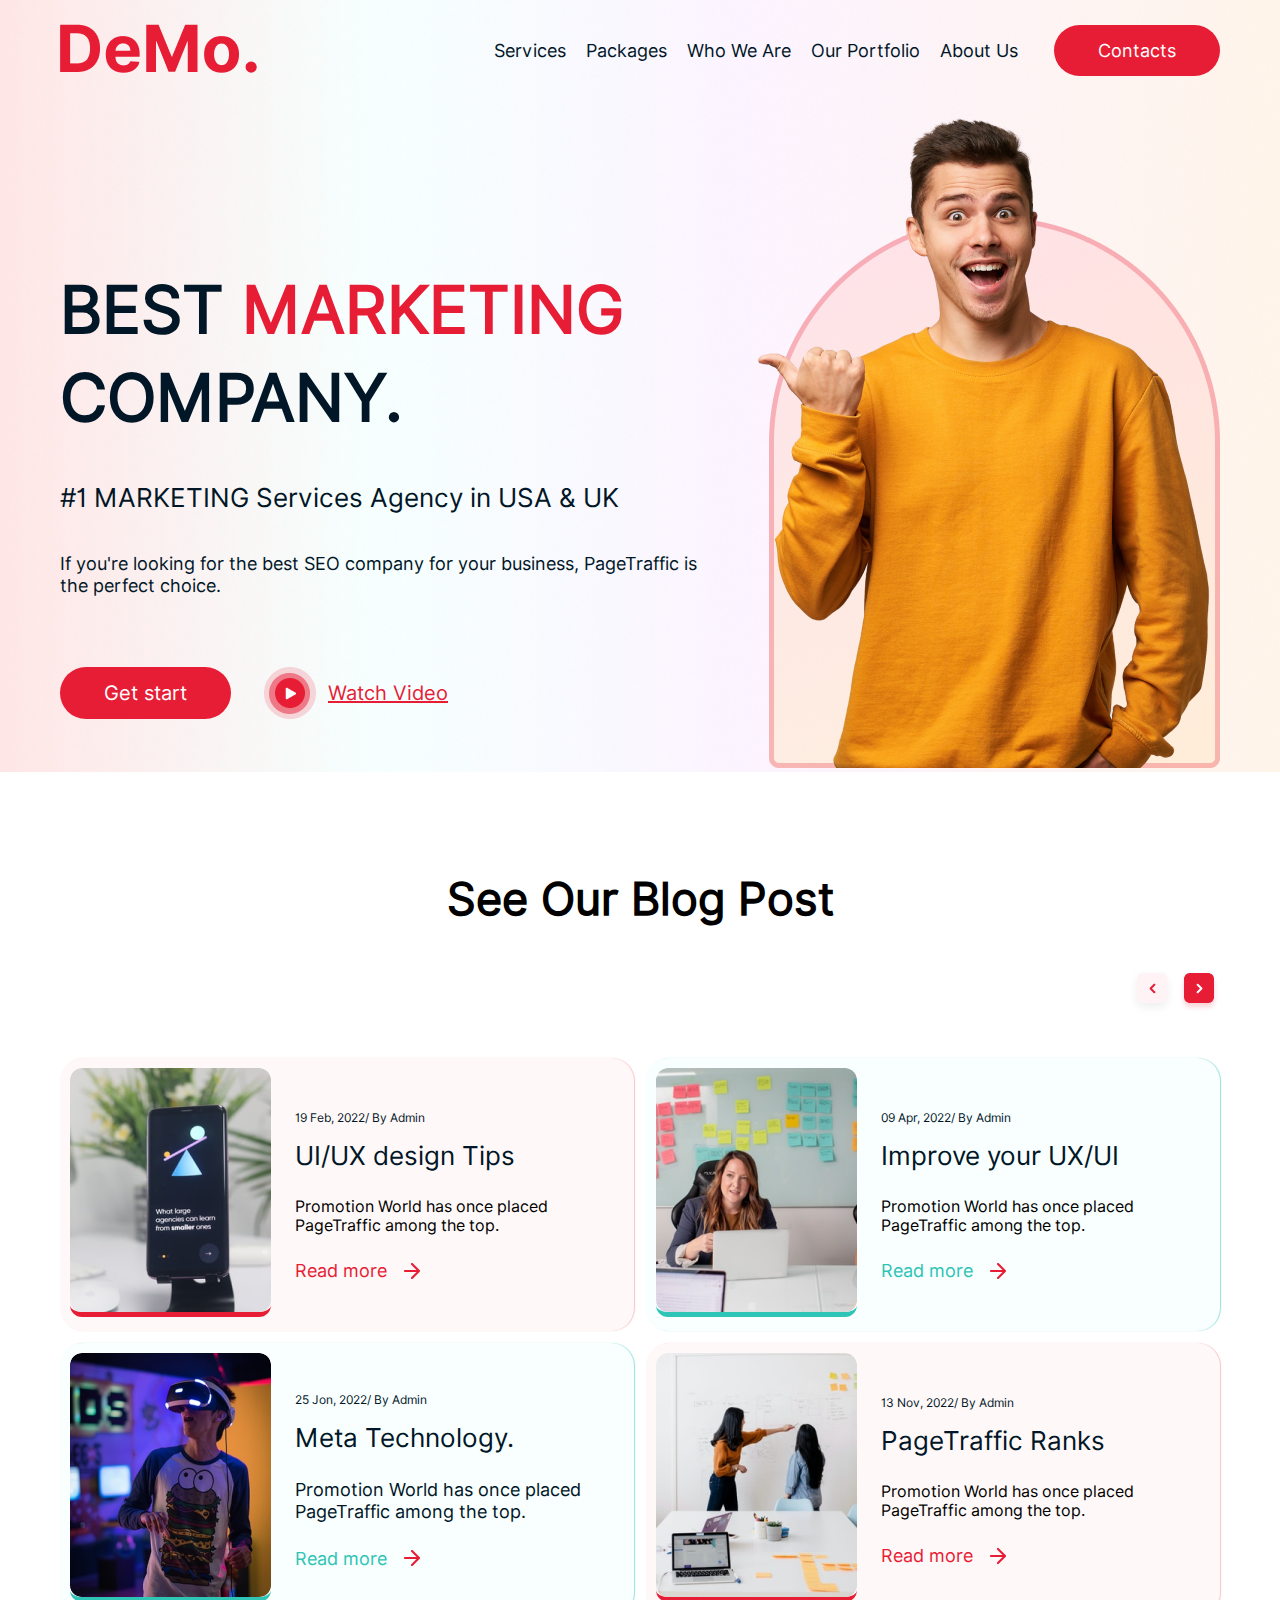
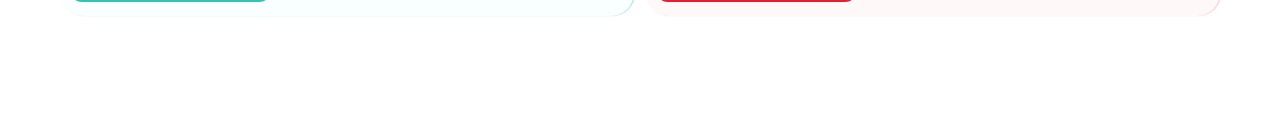
<file: index.html>
<!DOCTYPE html>
<html lang="en">
<head>
    <meta charset="UTF-8">
    <meta name="viewport" content="width=device-width, initial-scale=1.0">
    <title>Marketing landing</title>
    <link rel="stylesheet" href="https://cdnjs.cloudflare.com/ajax/libs/font-awesome/6.7.2/css/all.min.css">
    <link rel="stylesheet" href="./css/style.css">
    <link rel="stylesheet" href="./css/custom.css">
    <link rel="stylesheet" href="./css/responsive.css">
</head>
<body>

    <header class="main-header">
        <div class="container">
            <nav class="top-header">
           
                <div class="left-nav">
                    <div class="logo">
                        <img src="./images/DeMo..png" alt="">
                    </div>

                    
                </div>

                <div class="mobie-menu">
                    <i class="fa-solid fa-bars"></i>
                 </div>
                <div class="right-nav">
                    <div class="menu">
                        <ul>
                            <li class="active"><a href="#">Services</a></li>
                            <li><a href="#">Packages</a></li>
                            <li><a href="#">Who We Are</a></li>
                            <li><a href="#">Our Portfolio</a></li>
                            <li><a href="#">About Us</a></li>
                        </ul>
                    </div>
                    <div class="contact-btn">
                        <button><a href="#">Contacts</a></button>
                    </div>
                </div>
               
            </nav>
        </div>

       
            <div class="container">
                <div class="bt-header">
                <div class="left-side">
                    <div class="title">
                        <h1>BEST <span>MARKETING</span> COMPANY.</h1>
                        <p class="pa1">#1 MARKETING Services Agency in USA & UK</p>
                        <p class="pa2">If you're looking for the best SEO company for your business,
                            PageTraffic is the perfect choice. </p>
                    </div>

                    <div class="left-btns">
                        <button class="btn1"><a href="#">Get start</a></button>
                        <button class="btn2">
                            <img src="./images/Group 3.png" alt="">
                            <a href="#">
                                Watch Video
                            </a>
                        </button>
                    </div>

                </div>
                <div class="right-side">
                    <img src="./images/image.png" alt="">
                </div>
            </div>
        </div>
    </header>

    <main>
        <section class="blog-section">
            <div class="container">
                <div class="blog-title">
                    <h4>See Our Blog Post</h4>
                </div>

                <div class="navigation">
                    <img src="./images/Group 46.png" alt="">
                </div>

                <div class="blogs">
                    <div class="box box1">
                        <div class="left">
                            <img src="./images/Rectangle 21.png" alt="">
                        </div>
                        <div class="right">
                            <div class="date">
                                <span>19 Feb, 2022/ By Admin</span>
                            </div>
                            <h5 class="blog-title">UI/UX design Tips</h5>
                            <p>Promotion World has once placed
                                PageTraffic among the top.</p>
                                <button>
                                    <a href="">Read more</a>
                                    <img src="./images/arrow-right.png" alt="">
                                </button>
                        </div>
                    </div>
                    <div class="box box2">
                        <div class="left">
                            <img src="./images/Rectangle 21 (1).png" alt="">
                        </div>
                        <div class="right">
                            <div class="date">
                                <span>09 Apr, 2022/ By Admin</span>
                            </div>
                            <h5 class="blog-title">Improve your UX/UI</h5>
                            <p>Promotion World has once placed
                                PageTraffic among the top.</p>
                                <button>
                                    <a href="">Read more</a>
                                    <img src="./images/arrow-right.png" alt="">
                                </button>
                        </div>
                    </div>
                    <div class="box box2">
                        <div class="left">
                            <img src="./images/Rectangle 21 (2).png" alt="">
                        </div>
                        <div class="right">
                            <div class="date">
                                <span>25 Jon, 2022/ By Admin</span>
                            </div>
                            <h5 class="blog-title">Meta Technology.</h5>
                            <p class="desc">Promotion World has once placed
                                PageTraffic among the top.</p>
                                <button>
                                    <a href="">Read more</a>
                                    <img src="./images/arrow-right.png" alt="">
                                </button>
                        </div>
                    </div>
                    <div class="box box1">
                        <div class="left">
                            <img src="./images/Rectangle 21 (3).png" alt="">
                        </div>
                        <div class="right">
                            <div class="date">
                                <span>13 Nov, 2022/ By Admin</span>
                            </div>
                            <h5 class="blog-title">PageTraffic Ranks</h5>
                            <p>Promotion World has once placed
                                PageTraffic among the top.</p>
                                <button>
                                    <a href="">Read more</a>
                                    <img src="./images/arrow-right.png" alt="">
                                </button>
                        </div>
                    </div>
                </div>
            </div>
        </section>
    </main>

   
    
</body>
</html>
</file>
<file: css/style.css>
.top-header {
    display: flex;
    justify-content: space-between;
    padding-top: 24px;
    align-items: center;
   
}

.main-header {
    background-image: url(../images/Rectangle\ 2.png);
    background-size: cover;
    background-repeat: no-repeat;
}

.top-header .menu ul {
    display: flex;
    gap: 20px;
}

.top-header .right-nav {
    display: flex;
    gap: 36px;
    align-items: center;
}

.top-header .menu ul li a {
    text-decoration: none;
    font-size: 18px;
    font-weight: 400;
    line-height: 21.78px;
    color: #011627;
     
}



.top-header .menu ul .active:hover {
    border-bottom: 2px solid #E71D36;
    
}

.top-header .right-nav .contact-btn button {
    padding: 15px 44px;
    background-color: #E71D36;
    border: none;
    border-radius: 48px;
}

.top-header .right-nav .contact-btn button a {
    color: #fff;
    font-size: 18px;
    font-weight: 500;
    line-height: 21.78px;
    text-decoration: none;

}

.bt-header {
    display: flex;
}


.bt-header .left-side {
    padding-top: 189px;
}


.bt-header .title h1 {
font-size: 65px;
font-weight: 700;
line-height: 87.75px;
color: #011627;


}

.bt-header .title h1 span {
    color: #E71D36;
}

.bt-header .title .pa1 {
font-size: 26px;
font-weight: 500;
line-height: 31.47px;
color: #011627;
margin: 40px 0;


}

.bt-header .title .pa2 {
   
font-size: 18px;
font-weight: 400;
line-height: 21.78px;
color: #011627;
margin-bottom: 70px;


}

.bt-header .left-btns {
    display: flex;
    align-items: center;;
}

.bt-header .left-btns .btn1 {
    background-color: #E71D36;
    border: none;
    border-radius: 50px;
    padding: 14px 44px;
    margin-right: 33px;
}

.bt-header .left-btns .btn1 a {
    color: #fff;
    text-decoration: none;
    font-size: 20px;
    font-weight: 500;
    line-height: 24.2px;
    
}

.bt-header .left-btns .btn2 {
    background: transparent;
    border: none;
    display: flex;
    align-items: center;
    gap: 12px;
}

.bt-header .left-btns .btn2 a {
font-size: 20px;
font-weight: 500;
line-height: 24.2px;
color: #E71D36;

}

.mobie-menu {
    display: none;
}

.blog-section {
    margin: 100px 0;
}

.blog-section .blog-title h4 {
    font-size: 45px;
    font-weight: 700;
    line-height: 54.46px;
    text-align: center;
}

.blog-section .blogs {
   
    grid-template-columns: repeat(2, 1fr);
    display: grid;
    gap: 12px;
}

.blog-section .blogs .box {
    display: flex;
    /* width: 559px; */
    border-radius: 23px;
    padding: 10px;
    align-items: center;

}

.blog-section .blogs .box .right .date span {
    font-size: 12px;
    font-weight: 400;
    line-height: 14.52px;
    color: #011627;
}

.blog-section .blogs .box .right .blog-title {
    font-size: 26px;
    font-weight: 500;
    line-height: 31.47px;
    color: #011627;
    margin-top: 14px;
    margin-bottom: 25px;


}

.blog-section .blogs .box .right .desc {
    font-size: 18px;
    font-weight: 400;
    line-height: 21.78px;
    color: #011627;

}

.blog-section .blogs .box .left img {
margin-right: 24px;
}

.blog-section .blogs .box1 .left img {
    border-bottom: 5px solid #E71D36;
    border-radius: 12px;
    }

    .blog-section .blogs .box2 .left img {
        border-bottom: 5px solid #2EC4B6;
        border-radius: 12px;
        }
    

.blog-section .blogs .box1 {

    background-color: #FFF8F8;
    box-shadow: 1px 0px 1px #E71D3645;
    
    
}


.blog-section .blogs .box2 {
    background-color: #F8FFFE;
    box-shadow: 1px 0px 1px #2EC4B680;  
    
}

.blog-section .blogs .box .right button {
    background: transparent;
    border: none;
    align-items: center;
    display: flex;
    gap: 13px;
    margin-top: 24px;
}

.blog-section .blogs .box .right button a {
 
font-size: 18px;
font-weight: 400;
line-height: 21.78px;
text-decoration: none;


}


.blog-section .blogs .box1 .right button a {
    color: #E71D36;
}

.blog-section .blogs .box2 .right button a {
    color: #2EC4B6;
}

.navigation {
    justify-content: flex-end;
    display: flex;
    margin-top: 40px;
    margin-bottom: 40px;
}
</file>
<file: css/custom.css>
* {
    padding: 0;
    margin: 0;
    box-sizing: border-box;
    font-family: "inter";

}

@font-face {
    font-family: "inter";
    src: url(../fonts/Inter-Regular.otf);
}

.container {
    max-width: 1200px;
    padding: 0 20px;
    margin: 0 auto;


}

li {
    list-style: none;
}
</file>
<file: css/responsive.css>
@media screen and (max-width:767px) {
    .right-nav {
        display: none !important;
    }
    .top-header .logo img {
        width: 120px;
    }
    .mobie-menu {
        display: block;
    }
    .mobie-menu i {
        display: block;
        font-size: 20px;
    }

    .top-header {
        display: flex;
        justify-content: space-between;
    }
    .bt-header {
        flex-wrap: wrap;
    }
    .bt-header .left-side {
        padding-top: 100px;
    }
    .bt-header .title h1 {
        font-size: 35px;
        line-height: 53.75px;
     
    }
    .bt-header .left-btns .btn1 {
        
        margin-right: 13px;
    }

    .bt-header .right-side img {
        width: 330px;
    }
    .blog-section .blogs {
      margin-top: 35px;
        grid-template-columns: repeat(1, 1fr);
        
    }
    .blog-section .blog-title h4 {
        font-size: 36px;
        
    }
    .blog-section .blogs .box .right .blog-title {
        font-size: 20px;
        
    }

}
</file>
